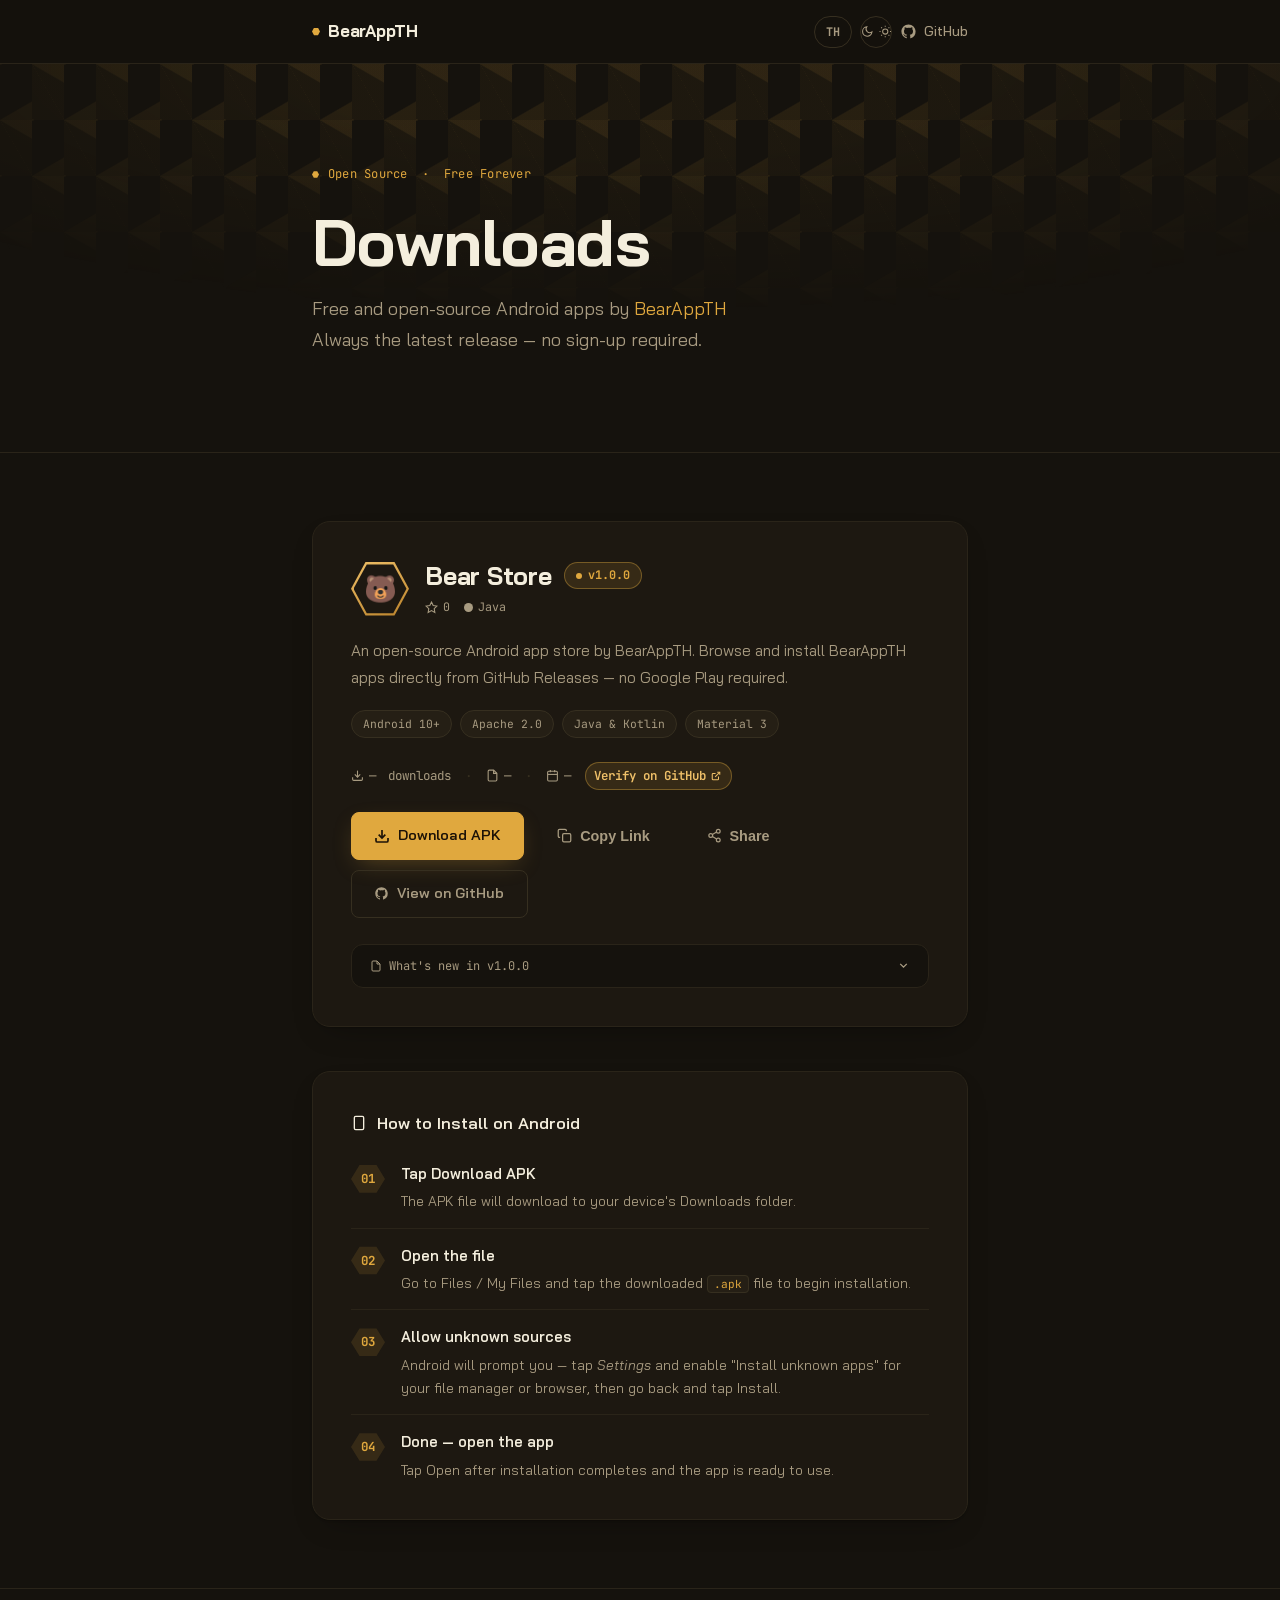
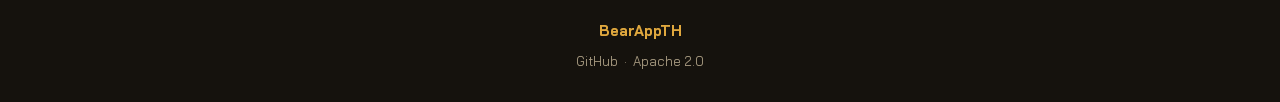
<file: index.html>
<!DOCTYPE html>
<html lang="en" data-theme="dark">
<head>
  <meta charset="UTF-8" />
  <meta name="viewport" content="width=device-width, initial-scale=1.0, viewport-fit=cover" />
  <title>BearAppTH · Downloads</title>
  <meta name="description" content="Free and open-source Android apps by BearAppTH. Download the latest releases." />
  <meta name="theme-color" content="#e0a83e" />
  <meta name="apple-mobile-web-app-capable" content="yes" />
  <meta name="apple-mobile-web-app-status-bar-style" content="black-translucent" />

  <link rel="icon" type="image/svg+xml" href="favicon.svg" />
  <link rel="apple-touch-icon" href="favicon.svg" />
  <link rel="manifest" href="manifest.json" />

  <meta property="og:title"        content="BearAppTH · Downloads" />
  <meta property="og:description"  content="Free and open-source Android apps by BearAppTH. Always the latest release." />
  <meta property="og:type"         content="website" />
  <meta property="og:url"          content="https://bearappth.github.io" />
  <meta property="og:image"        content="https://bearappth.github.io/og-image.svg" />
  <meta property="og:image:width"  content="1200" />
  <meta property="og:image:height" content="630" />
  <meta name="twitter:card"        content="summary_large_image" />
  <meta name="twitter:title"       content="BearAppTH · Downloads" />
  <meta name="twitter:description" content="Free and open-source Android apps by BearAppTH." />
  <meta name="twitter:image"       content="https://bearappth.github.io/og-image.svg" />

  <script type="application/ld+json">
  {
    "@context": "https://schema.org",
    "@type": "WebPage",
    "name": "BearAppTH · Downloads",
    "description": "Free and open-source Android apps by BearAppTH",
    "url": "https://bearappth.github.io",
    "mainEntity": {
      "@type": "SoftwareApplication",
      "name": "Bear Store",
      "operatingSystem": "Android 10+",
      "applicationCategory": "https://schema.org/UtilitiesApplication",
      "offers": { "@type": "Offer", "price": "0", "priceCurrency": "USD" },
      "downloadUrl": "https://github.com/BearAppTH/BearApp/releases/latest",
      "softwareVersion": "1.0.0",
      "license": "https://www.apache.org/licenses/LICENSE-2.0",
      "author": { "@type": "Person", "name": "BearAppTH", "url": "https://github.com/BearAppTH" }
    }
  }
  </script>

  <link rel="preconnect" href="https://fonts.googleapis.com" />
  <link rel="preconnect" href="https://fonts.gstatic.com" crossorigin />
  <link href="https://fonts.googleapis.com/css2?family=JetBrains+Mono:wght@400;700&family=Bai+Jamjuree:ital,wght@0,400;0,500;0,600;0,700;1,400&display=swap" rel="stylesheet" />
  <link rel="stylesheet" href="style.css?v=2" />
</head>
<body>

  <!-- ── HEADER ── -->
  <header class="site-header">
    <div class="container header-inner">
      <a href="/" class="logo"><span class="hex-dot" aria-hidden="true"></span>BearAppTH</a>
      <div class="header-actions">
        <button id="langToggle" class="header-btn" aria-label="Switch language">TH</button>
        <button id="themeToggle" class="header-btn icon-btn" aria-label="Toggle theme">
          <svg class="icon-moon" width="15" height="15" viewBox="0 0 24 24" fill="none" stroke="currentColor" stroke-width="2" aria-hidden="true"><path d="M21 12.79A9 9 0 1111.21 3 7 7 0 0021 12.79z"/></svg>
          <svg class="icon-sun" width="15" height="15" viewBox="0 0 24 24" fill="none" stroke="currentColor" stroke-width="2" aria-hidden="true" hidden><circle cx="12" cy="12" r="5"/><line x1="12" y1="1" x2="12" y2="3"/><line x1="12" y1="21" x2="12" y2="23"/><line x1="4.22" y1="4.22" x2="5.64" y2="5.64"/><line x1="18.36" y1="18.36" x2="19.78" y2="19.78"/><line x1="1" y1="12" x2="3" y2="12"/><line x1="21" y1="12" x2="23" y2="12"/><line x1="4.22" y1="19.78" x2="5.64" y2="18.36"/><line x1="18.36" y1="5.64" x2="19.78" y2="4.22"/></svg>
        </button>
        <a href="https://github.com/BearAppTH" target="_blank" rel="noopener noreferrer" class="header-gh-link">
          <svg width="17" height="17" viewBox="0 0 24 24" fill="currentColor" aria-hidden="true"><path d="M12 2C6.477 2 2 6.484 2 12.017c0 4.425 2.865 8.18 6.839 9.504.5.092.682-.217.682-.483 0-.237-.008-.868-.013-1.703-2.782.605-3.369-1.343-3.369-1.343-.454-1.158-1.11-1.466-1.11-1.466-.908-.62.069-.608.069-.608 1.003.07 1.531 1.032 1.531 1.032.892 1.53 2.341 1.088 2.91.832.092-.647.35-1.088.636-1.338-2.22-.253-4.555-1.113-4.555-4.951 0-1.093.39-1.988 1.029-2.688-.103-.253-.446-1.272.098-2.65 0 0 .84-.27 2.75 1.026A9.564 9.564 0 0112 6.844c.85.004 1.705.115 2.504.337 1.909-1.296 2.747-1.027 2.747-1.027.546 1.379.202 2.398.1 2.651.64.7 1.028 1.595 1.028 2.688 0 3.848-2.339 4.695-4.566 4.943.359.309.678.92.678 1.855 0 1.338-.012 2.419-.012 2.749 0 .268.18.58.688.482A10.019 10.019 0 0022 12.017C22 6.484 17.522 2 12 2z"/></svg>
          GitHub
        </a>
      </div>
    </div>
  </header>

  <!-- ── HERO ── -->
  <section class="hero">
    <div class="hero-bg"><div class="hero-comb"></div></div>
    <div class="container">
      <div class="hero-eyebrow">
        <span class="eyebrow-dot"></span>
        <span data-i18n="hero.eyebrow">Open Source &nbsp;·&nbsp; Free Forever</span>
      </div>
      <h1 class="hero-title" data-i18n="hero.title">Downloads</h1>
      <p class="hero-sub" data-i18n="hero.sub" data-i18n-html>
        Free and open-source Android apps by <span class="accent">BearAppTH</span><br />
        Always the latest release — no sign-up required.
      </p>
    </div>
  </section>

  <!-- ── PROJECTS ── -->
  <main class="projects-section">
    <div class="container">

      <!-- Bear Store -->
      <article class="project-card" id="bear-store"
               data-owner="BearAppTH" data-repo="BearApp">

        <div class="project-card-top">
          <div class="project-icon-wrap" aria-hidden="true">
            <span class="project-icon-hex"><span class="project-icon-emoji">🐻</span></span>
          </div>
          <div class="project-title-col">
            <div class="project-title-row">
              <h2 class="project-name">Bear Store</h2>
              <span class="version-badge">
                <span class="version-dot" aria-hidden="true"></span>
                <span class="js-version">v3.0.1</span>
              </span>
            </div>
            <div class="repo-stats" id="bear-store-repo-stats">
              <span class="repo-stat js-stars-stat" hidden>
                <svg width="13" height="13" viewBox="0 0 24 24" fill="none" stroke="currentColor" stroke-width="2" aria-hidden="true"><polygon points="12 2 15.09 8.26 22 9.27 17 14.14 18.18 21.02 12 17.77 5.82 21.02 7 14.14 2 9.27 8.91 8.26 12 2"/></svg>
                <span class="js-star-count">0</span>
              </span>
              <span class="repo-stat js-lang-stat" hidden>
                <span class="lang-dot js-lang-dot"></span>
                <span class="js-lang-text">Java</span>
              </span>
            </div>
          </div>
        </div>

        <p class="project-desc" data-i18n="bearstore.desc" data-i18n-html>
          An open-source Android app store by BearAppTH.
          Browse and install BearAppTH apps directly from GitHub Releases
          — no Google Play required.
        </p>

        <div class="project-tags">
          <span class="tag">Android 10+</span>
          <span class="tag">Apache 2.0</span>
          <span class="tag">Java &amp; Kotlin</span>
          <span class="tag">Material 3</span>
        </div>

        <!-- Download stats row -->
        <div class="dl-stats">
          <span class="dl-stat">
            <svg width="13" height="13" viewBox="0 0 24 24" fill="none" stroke="currentColor" stroke-width="2" aria-hidden="true"><path d="M21 15v4a2 2 0 01-2 2H5a2 2 0 01-2-2v-4"/><polyline points="7 10 12 15 17 10"/><line x1="12" y1="15" x2="12" y2="3"/></svg>
            <span class="js-dl-count">—</span>&thinsp;<span data-i18n="stat.downloads">downloads</span>
          </span>
          <span class="dl-stat-sep" aria-hidden="true">·</span>
          <span class="dl-stat">
            <svg width="13" height="13" viewBox="0 0 24 24" fill="none" stroke="currentColor" stroke-width="2" aria-hidden="true"><path d="M14 2H6a2 2 0 00-2 2v16a2 2 0 002 2h12a2 2 0 002-2V8z"/><polyline points="14 2 14 8 20 8"/></svg>
            <span class="js-file-size">—</span>
          </span>
          <span class="dl-stat-sep" aria-hidden="true">·</span>
          <span class="dl-stat js-release-date-stat" hidden>
            <svg width="13" height="13" viewBox="0 0 24 24" fill="none" stroke="currentColor" stroke-width="2" aria-hidden="true"><rect x="3" y="4" width="18" height="18" rx="2" ry="2"/><line x1="16" y1="2" x2="16" y2="6"/><line x1="8" y1="2" x2="8" y2="6"/><line x1="3" y1="10" x2="21" y2="10"/></svg>
            <span class="js-release-date">—</span>
          </span>
          <span class="dl-stat-sep js-release-date-sep" aria-hidden="true" hidden>·</span>
          <a href="https://github.com/BearAppTH/BearApp/releases/latest"
             class="dl-stat-verify js-verify-link"
             target="_blank" rel="noopener noreferrer">
            <span data-i18n="stat.verify">Verify on GitHub</span>
            <svg width="10" height="10" viewBox="0 0 24 24" fill="none" stroke="currentColor" stroke-width="2.5" aria-hidden="true"><path d="M18 13v6a2 2 0 01-2 2H5a2 2 0 01-2-2V8a2 2 0 012-2h6"/><polyline points="15 3 21 3 21 9"/><line x1="10" y1="14" x2="21" y2="3"/></svg>
          </a>
        </div>

        <!-- Action buttons -->
        <div class="project-actions">
          <a href="https://github.com/BearAppTH/BearApp/releases/latest"
             class="btn btn-download js-download-btn"
             aria-label="Download Bear Store APK">
            <svg width="16" height="16" viewBox="0 0 24 24" fill="none" stroke="currentColor" stroke-width="2.5" aria-hidden="true">
              <path d="M21 15v4a2 2 0 01-2 2H5a2 2 0 01-2-2v-4"/>
              <polyline points="7 10 12 15 17 10"/>
              <line x1="12" y1="15" x2="12" y2="3"/>
            </svg>
            <span data-i18n="btn.download">Download APK</span>
          </a>
          <button class="btn btn-ghost js-copy-btn" aria-label="Copy download link">
            <svg width="15" height="15" viewBox="0 0 24 24" fill="none" stroke="currentColor" stroke-width="2" aria-hidden="true"><rect x="9" y="9" width="13" height="13" rx="2" ry="2"/><path d="M5 15H4a2 2 0 01-2-2V4a2 2 0 012-2h9a2 2 0 012 2v1"/></svg>
            <span data-i18n="btn.copy">Copy Link</span>
          </button>
          <button class="btn btn-ghost js-share-btn" aria-label="Share" hidden>
            <svg width="15" height="15" viewBox="0 0 24 24" fill="none" stroke="currentColor" stroke-width="2" aria-hidden="true"><circle cx="18" cy="5" r="3"/><circle cx="6" cy="12" r="3"/><circle cx="18" cy="19" r="3"/><line x1="8.59" y1="13.51" x2="15.42" y2="17.49"/><line x1="15.41" y1="6.51" x2="8.59" y2="10.49"/></svg>
            <span data-i18n="btn.share">Share</span>
          </button>
          <a href="https://github.com/BearAppTH/BearApp"
             class="btn btn-outline"
             target="_blank" rel="noopener noreferrer">
            <svg width="15" height="15" viewBox="0 0 24 24" fill="currentColor" aria-hidden="true"><path d="M12 2C6.477 2 2 6.484 2 12.017c0 4.425 2.865 8.18 6.839 9.504.5.092.682-.217.682-.483 0-.237-.008-.868-.013-1.703-2.782.605-3.369-1.343-3.369-1.343-.454-1.158-1.11-1.466-1.11-1.466-.908-.62.069-.608.069-.608 1.003.07 1.531 1.032 1.531 1.032.892 1.53 2.341 1.088 2.91.832.092-.647.35-1.088.636-1.338-2.22-.253-4.555-1.113-4.555-4.951 0-1.093.39-1.988 1.029-2.688-.103-.253-.446-1.272.098-2.65 0 0 .84-.27 2.75 1.026A9.564 9.564 0 0112 6.844c.85.004 1.705.115 2.504.337 1.909-1.296 2.747-1.027 2.747-1.027.546 1.379.202 2.398.1 2.651.64.7 1.028 1.595 1.028 2.688 0 3.848-2.339 4.695-4.566 4.943.359.309.678.92.678 1.855 0 1.338-.012 2.419-.012 2.749 0 .268.18.58.688.482A10.019 10.019 0 0022 12.017C22 6.484 17.522 2 12 2z"/></svg>
            <span data-i18n="btn.github">View on GitHub</span>
          </a>
        </div>

        <!-- Release notes (collapsed by default) -->
        <div class="release-notes">
          <button class="release-notes-toggle" aria-expanded="false" aria-controls="bear-store-release-body">
            <svg width="12" height="12" viewBox="0 0 24 24" fill="none" stroke="currentColor" stroke-width="2" aria-hidden="true"><path d="M14 2H6a2 2 0 00-2 2v16a2 2 0 002 2h12a2 2 0 002-2V8z"/><polyline points="14 2 14 8 20 8"/></svg>
            <span data-i18n="notes.header">What's new in</span>
            <span class="js-version">v3.0.1</span>
            <svg class="release-notes-chevron" width="13" height="13" viewBox="0 0 24 24" fill="none" stroke="currentColor" stroke-width="2.5" aria-hidden="true"><polyline points="6 9 12 15 18 9"/></svg>
          </button>
          <div id="bear-store-release-body" hidden>
            <p class="release-notes-body js-release-notes">
              Visit the GitHub releases page to see the full release notes.
            </p>
            <a href="https://github.com/BearAppTH/BearApp/releases/latest"
               class="release-full-link js-release-link"
               target="_blank" rel="noopener noreferrer">
              <span data-i18n="notes.link">Full release notes</span>
              <svg width="11" height="11" viewBox="0 0 24 24" fill="none" stroke="currentColor" stroke-width="2.5" aria-hidden="true"><path d="M18 13v6a2 2 0 01-2 2H5a2 2 0 01-2-2V8a2 2 0 012-2h6"/><polyline points="15 3 21 3 21 9"/><line x1="10" y1="14" x2="21" y2="3"/></svg>
            </a>
          </div>
        </div>

        <!-- Release History (collapsed by default) -->
        <div class="history-section" id="history-section-bear-store">
          <div class="history-section-header">
            <button class="history-toggle" aria-expanded="false" aria-controls="bear-store-history-wrap">
              <svg width="14" height="14" viewBox="0 0 24 24" fill="none" stroke="currentColor" stroke-width="2" aria-hidden="true"><polyline points="12 8 12 12 14 14"/><circle cx="12" cy="12" r="10"/></svg>
              <span data-i18n="history.title">Release History</span>
              <svg class="history-toggle-chevron" width="14" height="14" viewBox="0 0 24 24" fill="none" stroke="currentColor" stroke-width="2.5" aria-hidden="true"><polyline points="6 9 12 15 18 9"/></svg>
            </button>
            <a href="https://github.com/BearAppTH/BearApp/releases"
               class="history-all-link"
               target="_blank" rel="noopener noreferrer">
              <span data-i18n="history.all">All releases →</span>
            </a>
          </div>
          <div id="bear-store-history-wrap" hidden>
            <div class="history-list" id="bear-store-history" aria-live="polite">
              <div class="history-loading">
                <div class="history-skeleton"></div>
                <div class="history-skeleton"></div>
                <div class="history-skeleton"></div>
              </div>
            </div>
          </div>
        </div>

      </article>

      <!-- ── INSTALL GUIDE ── -->
      <section class="install-guide">
        <h2 class="install-guide-title">
          <svg width="16" height="16" viewBox="0 0 24 24" fill="none" stroke="currentColor" stroke-width="2" aria-hidden="true"><rect x="5" y="2" width="14" height="20" rx="2" ry="2"/><line x1="12" y1="18" x2="12.01" y2="18"/></svg>
          <span data-i18n="install.title">How to Install on Android</span>
        </h2>
        <ol class="install-steps" role="list">
          <li class="install-step">
            <div class="install-step-num" aria-hidden="true">01</div>
            <div class="install-step-body">
              <strong data-i18n="install.s1.title">Tap Download APK</strong>
              <p data-i18n="install.s1.desc">The APK file will download to your device's Downloads folder.</p>
            </div>
          </li>
          <li class="install-step">
            <div class="install-step-num" aria-hidden="true">02</div>
            <div class="install-step-body">
              <strong data-i18n="install.s2.title">Open the file</strong>
              <p data-i18n="install.s2.desc" data-i18n-html>Go to Files / My Files and tap the downloaded <code>.apk</code> file to begin installation.</p>
            </div>
          </li>
          <li class="install-step">
            <div class="install-step-num" aria-hidden="true">03</div>
            <div class="install-step-body">
              <strong data-i18n="install.s3.title">Allow unknown sources</strong>
              <p data-i18n="install.s3.desc" data-i18n-html>Android will prompt you — tap <em>Settings</em> and enable "Install unknown apps" for your file manager or browser, then go back and tap Install.</p>
            </div>
          </li>
          <li class="install-step">
            <div class="install-step-num" aria-hidden="true">04</div>
            <div class="install-step-body">
              <strong data-i18n="install.s4.title">Done — open the app</strong>
              <p data-i18n="install.s4.desc">Tap Open after installation completes and the app is ready to use.</p>
            </div>
          </li>
        </ol>
      </section>

    </div>
  </main>

  <!-- ── FOOTER ── -->
  <footer class="site-footer">
    <div class="container footer-inner">
      <p class="footer-brand"><span class="accent">BearAppTH</span></p>
      <p class="footer-links">
        <a href="https://github.com/BearAppTH" target="_blank" rel="noopener noreferrer">GitHub</a>
        &nbsp;·&nbsp;
        <a href="https://github.com/BearAppTH/BearApp/blob/main/LICENSE" target="_blank" rel="noopener noreferrer">Apache 2.0</a>
      </p>
    </div>
  </footer>

  <script src="app.js"></script>
</body>
</html>
</file>
<file: style.css>
/* ═══════════════════════════════════════════════════════════════
   BearAppTH · Downloads
   Design: warm espresso + honey. A honeycomb signature ties the
   bear/honey brand together — hex icon frame, hex step markers,
   honeycomb hero field. Restrained single-accent palette.
   ═══════════════════════════════════════════════════════════════ */

/* ── Reset ── */
*, *::before, *::after { box-sizing: border-box; margin: 0; padding: 0; }

/* ── Design tokens ── */
:root {
  --bg:            #15120d;
  --bg-card:       #1d1811;
  --bg-elevated:   #251f15;
  --border:        #362f20;
  --border-soft:   #2a2419;
  --text:          #f4eedd;
  --muted:         #a89b81;
  --muted-dim:     #7d715c;

  --honey:         #e0a83e;
  --honey-light:   #f0c169;
  --honey-deep:    #b9812a;
  --honey-dim:     rgba(224, 168, 62, .13);
  --honey-border:  rgba(224, 168, 62, .38);
  --on-honey:      #1c1207;
  --link:          #f0c169;

  --radius:        18px;
  --r-sm:          12px;
  --r-xs:          8px;
  --mono:          'JetBrains Mono', ui-monospace, 'SFMono-Regular', monospace;
  --sans:          'Bai Jamjuree', 'IBM Plex Sans Thai', system-ui, -apple-system, sans-serif;
  --nav-h:         64px;
  --ease:          cubic-bezier(.4, 0, .2, 1);
  --dur:           180ms;
  --shadow-card:   0 1px 2px rgba(0,0,0,.2), 0 12px 32px -16px rgba(0,0,0,.45);
  --shadow-pop:    0 8px 24px -8px rgba(224,168,62,.35);
}

/* ── Light mode ── */
[data-theme="light"] {
  --bg:            #faf5e8;
  --bg-card:       #f2e8d0;
  --bg-elevated:   #eadfc0;
  --border:        #ddceaa;
  --border-soft:   #e5d8b8;
  --text:          #241d12;
  --muted:         #756a4f;
  --muted-dim:     #948968;

  --honey:         #b9812a;
  --honey-light:   #c99539;
  --honey-deep:    #8f6420;
  --honey-dim:     rgba(185, 129, 42, .1);
  --honey-border:  rgba(185, 129, 42, .32);
  --on-honey:      #fffaf0;
  --link:          #8f6420;
  --shadow-card:   0 1px 2px rgba(90,70,30,.06), 0 12px 28px -18px rgba(90,70,30,.28);
  --shadow-pop:    0 8px 20px -8px rgba(185,129,42,.3);
}
[data-theme="light"] .site-header { background: rgba(250, 245, 232, .88); }
[data-theme="light"] .hero-comb {
  --line: rgba(185,129,42,.10);
  --line-soft: rgba(185,129,42,.05);
}
[data-theme="light"] .project-icon-hex { box-shadow: 0 6px 18px -8px rgba(185,129,42,.4); }

/* ── Base ── */
html { scroll-behavior: smooth; }
body {
  background: var(--bg);
  color: var(--text);
  font-family: var(--sans);
  font-size: 1rem;
  line-height: 1.6;
  -webkit-font-smoothing: antialiased;
  min-height: 100vh;
  transition: background var(--dur) var(--ease), color var(--dur) var(--ease);
}

a { color: var(--link); text-decoration: none; }
@media (hover: hover) { a:hover { text-decoration: underline; } }
code {
  font-family: var(--mono);
  font-size: .82em;
  background: var(--bg-elevated);
  border: 1px solid var(--border);
  border-radius: 4px;
  padding: 1px 6px;
  color: var(--honey);
}

::selection { background: var(--honey-dim); color: var(--text); }

/* ── Container ── */
.container {
  width: min(100%, 720px);
  margin-inline: auto;
  padding-inline: clamp(18px, 5vw, 32px);
}

/* ── Motion ── */
@media (prefers-reduced-motion: no-preference) {
  @keyframes fadeUp {
    from { opacity: 0; transform: translateY(12px); }
    to   { opacity: 1; transform: translateY(0); }
  }
  @keyframes pulse {
    0%, 100% { opacity: 1; }
    50%      { opacity: .35; }
  }
  @keyframes shimmer {
    0%   { background-position: 200% 0; }
    100% { background-position: -200% 0; }
  }
  .hero-eyebrow  { animation: fadeUp .5s var(--ease) both; }
  .hero-title    { animation: fadeUp .5s .08s var(--ease) both; }
  .hero-sub      { animation: fadeUp .5s .16s var(--ease) both; }
  .project-card  { animation: fadeUp .55s .1s var(--ease) both; }
  .eyebrow-dot   { animation: pulse 2.2s infinite; }
  .version-dot   { animation: pulse 2.6s infinite; }
  .history-skeleton {
    background-size: 200% 100%;
    animation: shimmer 1.4s infinite;
  }
}
@media (prefers-reduced-motion: reduce) {
  *, *::before, *::after { transition-duration: .01ms !important; animation-duration: .01ms !important; }
}

/* ── Focus states (keyboard) ── */
a:focus-visible, button:focus-visible {
  outline: 2px solid var(--honey);
  outline-offset: 2px;
  border-radius: 4px;
}

/* ── Honeycomb field (signature background texture) ── */
.hero-comb {
  --line: rgba(224,168,62,.09);
  --line-soft: rgba(224,168,62,.045);
  position: absolute;
  inset: 0;
  background-image:
    linear-gradient(30deg,  var(--line) 1px, transparent 1.5px, transparent 87%, var(--line) 88%, var(--line)),
    linear-gradient(150deg, var(--line) 1px, transparent 1.5px, transparent 87%, var(--line) 88%, var(--line)),
    linear-gradient(30deg,  var(--line) 1px, transparent 1.5px, transparent 87%, var(--line) 88%, var(--line)),
    linear-gradient(150deg, var(--line) 1px, transparent 1.5px, transparent 87%, var(--line) 88%, var(--line)),
    linear-gradient(60deg,  var(--line-soft) 25%, transparent 25.5%, transparent 75%, var(--line-soft) 75%, var(--line-soft)),
    linear-gradient(60deg,  var(--line-soft) 25%, transparent 25.5%, transparent 75%, var(--line-soft) 75%, var(--line-soft));
  background-size: 64px 112px;
  background-position: 0 0, 0 0, 32px 56px, 32px 56px, 0 0, 32px 56px;
  mask-image: radial-gradient(ellipse 75% 65% at 50% 0%, black 35%, transparent 100%);
  -webkit-mask-image: radial-gradient(ellipse 75% 65% at 50% 0%, black 35%, transparent 100%);
}

/* Small hex glyph used as a bullet / marker */
.hex-dot {
  width: 8px; height: 8px; flex-shrink: 0;
  background: var(--honey);
  clip-path: polygon(25% 4%, 75% 4%, 100% 50%, 75% 96%, 25% 96%, 0% 50%);
}

/* ── Header ── */
.site-header {
  position: sticky;
  top: 0;
  z-index: 100;
  height: var(--nav-h);
  background: rgba(21, 18, 13, .82);
  backdrop-filter: blur(14px);
  -webkit-backdrop-filter: blur(14px);
  border-bottom: 1px solid var(--border-soft);
}
.header-inner {
  height: 100%;
  display: flex;
  align-items: center;
  justify-content: space-between;
}
.logo {
  display: inline-flex;
  align-items: center;
  gap: 8px;
  font-weight: 700;
  font-size: clamp(.95rem, 2.5vw, 1.05rem);
  color: var(--text);
  letter-spacing: -.01em;
  text-decoration: none;
}
@media (hover: hover) { .logo:hover { color: var(--honey); text-decoration: none; } }

.header-actions {
  display: flex;
  align-items: center;
  gap: 8px;
}

.header-btn {
  display: inline-flex;
  align-items: center;
  justify-content: center;
  gap: 5px;
  padding: 4px 11px;
  min-height: 32px;
  background: none;
  border: 1px solid var(--border);
  border-radius: 999px;
  color: var(--muted);
  font-family: var(--mono);
  font-size: .74rem;
  font-weight: 700;
  cursor: pointer;
  transition: color var(--dur) var(--ease), border-color var(--dur) var(--ease), background var(--dur) var(--ease);
  -webkit-tap-highlight-color: transparent;
}
@media (hover: hover) {
  .header-btn:hover { color: var(--text); border-color: var(--honey-border); background: var(--honey-dim); }
}
.icon-btn { width: 32px; padding: 0; }

.header-gh-link {
  display: inline-flex;
  align-items: center;
  gap: 7px;
  color: var(--muted);
  font-size: .875rem;
  font-weight: 500;
  transition: color var(--dur) var(--ease);
  text-decoration: none;
}
@media (hover: hover) { .header-gh-link:hover { color: var(--honey); text-decoration: none; } }

/* ── Hero ── */
.hero {
  position: relative;
  overflow: hidden;
  padding-block: clamp(60px, 11vw, 96px);
  border-bottom: 1px solid var(--border-soft);
}
.hero-bg { position: absolute; inset: 0; pointer-events: none; }
.hero .container { position: relative; z-index: 1; }

.hero-eyebrow {
  display: inline-flex;
  align-items: center;
  gap: 9px;
  font-family: var(--mono);
  font-size: .76rem;
  color: var(--honey);
  letter-spacing: .02em;
  margin-bottom: 22px;
}
.eyebrow-dot {
  width: 7px; height: 7px; flex-shrink: 0;
  background: var(--honey);
  clip-path: polygon(25% 4%, 75% 4%, 100% 50%, 75% 96%, 25% 96%, 0% 50%);
}
.hero-title {
  font-size: clamp(2.5rem, 8vw, 4.1rem);
  font-weight: 700;
  letter-spacing: -.01em;
  line-height: 1.08;
  margin-bottom: 16px;
}
.accent { color: var(--honey); }
.hero-sub {
  font-size: clamp(.98rem, 2.4vw, 1.12rem);
  color: var(--muted);
  line-height: 1.75;
  max-width: 480px;
  font-weight: 400;
}

/* ── Projects section ── */
.projects-section { padding-block: clamp(36px, 7vw, 68px); }

/* ── Project card ── */
.project-card + .project-card { margin-top: clamp(20px, 4vw, 28px); }
.project-card {
  background: var(--bg-card);
  border: 1px solid var(--border-soft);
  border-radius: var(--radius);
  box-shadow: var(--shadow-card);
  padding: clamp(24px, 4.5vw, 38px);
  transition: border-color var(--dur) var(--ease), box-shadow var(--dur) var(--ease);
}
@media (hover: hover) {
  .project-card:hover { border-color: var(--honey-border); }
}

.project-card-top {
  display: flex;
  align-items: center;
  gap: 16px;
  margin-bottom: 20px;
}

/* Hexagon icon frame — signature element */
.project-icon-wrap { flex-shrink: 0; }
.project-icon-hex {
  position: relative;
  display: grid;
  place-items: center;
  width: 58px;
  height: 58px;
  background: linear-gradient(155deg, var(--honey-light), var(--honey-deep));
  clip-path: polygon(25% 4%, 75% 4%, 100% 50%, 75% 96%, 25% 96%, 0% 50%);
  box-shadow: var(--shadow-pop);
}
.project-icon-hex::after {
  content: "";
  position: absolute;
  inset: 2.5px;
  background: var(--bg-card);
  clip-path: polygon(25% 4%, 75% 4%, 100% 50%, 75% 96%, 25% 96%, 0% 50%);
}
.project-icon-emoji {
  position: relative;
  z-index: 1;
  font-size: 1.65rem;
  line-height: 1;
}

.project-title-col { flex: 1; min-width: 0; }
.project-title-row {
  display: flex;
  align-items: center;
  gap: 12px;
  flex-wrap: wrap;
}
.project-name {
  font-size: clamp(1.28rem, 4vw, 1.55rem);
  font-weight: 700;
  letter-spacing: -.01em;
  line-height: 1.2;
}

/* ── Repo stats (stars + language) ── */
.repo-stats {
  display: flex;
  align-items: center;
  gap: 14px;
  margin-top: 7px;
  flex-wrap: wrap;
}
.repo-stat {
  display: inline-flex;
  align-items: center;
  gap: 5px;
  font-family: var(--mono);
  font-size: .73rem;
  color: var(--muted);
}
.lang-dot { width: 9px; height: 9px; border-radius: 50%; background: var(--muted); flex-shrink: 0; }

/* ── Version badge ── */
.version-badge {
  display: inline-flex;
  align-items: center;
  gap: 6px;
  padding: 3px 11px;
  background: var(--honey-dim);
  border: 1px solid var(--honey-border);
  border-radius: 999px;
  font-family: var(--mono);
  font-size: .74rem;
  font-weight: 700;
  color: var(--honey);
}
.version-dot { width: 6px; height: 6px; border-radius: 50%; background: var(--honey); }

/* ── Description ── */
.project-desc {
  color: var(--muted);
  font-size: .96rem;
  line-height: 1.75;
  margin-bottom: 18px;
}

/* ── Tags ── */
.project-tags { display: flex; flex-wrap: wrap; gap: 8px; margin-bottom: 24px; }
.tag {
  display: inline-block;
  padding: 4px 11px;
  background: var(--bg-elevated);
  border: 1px solid var(--border);
  border-radius: 999px;
  font-family: var(--mono);
  font-size: .71rem;
  color: var(--muted);
}

/* ── Download stats row ── */
.dl-stats {
  display: flex;
  align-items: center;
  flex-wrap: wrap;
  gap: 6px 14px;
  margin-bottom: 22px;
  font-size: .78rem;
  color: var(--muted);
  font-family: var(--mono);
}
.dl-stat { display: inline-flex; align-items: center; gap: 5px; }
.dl-stat-sep { color: var(--border); }
.dl-stat-verify {
  display: inline-flex;
  align-items: center;
  gap: 5px;
  padding: 3px 10px 3px 8px;
  background: var(--honey-dim);
  border: 1px solid var(--honey-border);
  border-radius: 999px;
  color: var(--honey-deep);
  font-weight: 600;
  text-decoration: none;
}
[data-theme="dark"] .dl-stat-verify { color: var(--honey-light); }
@media (hover: hover) { .dl-stat-verify:hover { text-decoration: none; border-color: var(--honey); } }

/* ── Buttons ── */
.btn {
  display: inline-flex;
  align-items: center;
  gap: 8px;
  padding: .72rem 1.4rem;
  border-radius: var(--r-xs);
  font-size: .9rem;
  font-weight: 600;
  text-decoration: none;
  border: 1.5px solid transparent;
  cursor: pointer;
  min-height: 46px;
  transition: all var(--dur) var(--ease);
  white-space: nowrap;
  -webkit-tap-highlight-color: transparent;
}
.btn-download {
  background: var(--honey);
  color: var(--on-honey);
  border-color: var(--honey);
  box-shadow: var(--shadow-pop);
}
@media (hover: hover) {
  .btn-download:hover {
    background: var(--honey-light);
    border-color: var(--honey-light);
    text-decoration: none;
    transform: translateY(-1px);
    box-shadow: 0 10px 26px -8px rgba(224,168,62,.5);
  }
}
.btn-download:active { transform: translateY(0); }

.btn-outline {
  background: transparent;
  color: var(--muted);
  border-color: var(--border);
}
@media (hover: hover) {
  .btn-outline:hover { color: var(--text); border-color: var(--muted-dim); text-decoration: none; }
}

.btn-ghost {
  background: transparent;
  color: var(--muted);
  border-color: transparent;
}
@media (hover: hover) {
  .btn-ghost:hover { color: var(--text); background: var(--bg-elevated); border-color: var(--border); text-decoration: none; }
}
.btn-ghost:disabled { opacity: .6; cursor: default; }

.project-actions { display: flex; gap: 10px; flex-wrap: wrap; margin-bottom: 26px; }

/* ── Release notes ── */
.release-notes {
  background: var(--bg);
  border: 1px solid var(--border-soft);
  border-radius: var(--r-sm);
  overflow: hidden;
}
.release-notes-toggle {
  display: flex;
  align-items: center;
  gap: 7px;
  width: 100%;
  background: none;
  border: none;
  font-family: var(--mono);
  font-size: .75rem;
  color: var(--muted);
  cursor: pointer;
  padding: 13px 18px;
  text-align: left;
  -webkit-tap-highlight-color: transparent;
  transition: color var(--dur) var(--ease);
}
@media (hover: hover) { .release-notes-toggle:hover { color: var(--text); } }
.release-notes-chevron { margin-left: auto; flex-shrink: 0; transition: transform var(--dur) var(--ease); }
.release-notes-toggle[aria-expanded="true"] .release-notes-chevron { transform: rotate(180deg); }
.release-notes > div[id$="-release-body"] { padding: 0 18px 14px; border-top: 1px solid var(--border-soft); }
.release-notes-body { font-size: .85rem; color: var(--muted); line-height: 1.75; margin: 12px 0; white-space: pre-wrap; }
.release-full-link { display: inline-flex; align-items: center; gap: 5px; font-family: var(--mono); font-size: .72rem; }
@media (hover: hover) { .release-full-link:hover { text-decoration: underline; } }

/* ── Footer ── */
.site-footer { border-top: 1px solid var(--border-soft); padding-block: 30px; }
.footer-inner { display: flex; flex-direction: column; align-items: center; gap: 9px; text-align: center; }
.footer-brand { font-weight: 700; font-size: .92rem; }
.footer-links { font-size: .8rem; color: var(--muted); }
.footer-links a { color: var(--muted); }
@media (hover: hover) { .footer-links a:hover { color: var(--honey); text-decoration: none; } }

/* ── Installation guide ── */
.install-guide {
  margin-top: clamp(28px, 5vw, 44px);
  padding: clamp(24px, 4.5vw, 38px);
  background: var(--bg-card);
  border: 1px solid var(--border-soft);
  border-radius: var(--radius);
  box-shadow: var(--shadow-card);
}
.install-guide-title {
  display: flex;
  align-items: center;
  gap: 10px;
  font-size: 1.02rem;
  font-weight: 600;
  margin-bottom: 26px;
  color: var(--text);
}
.install-steps { list-style: none; display: flex; flex-direction: column; gap: 0; }
.install-step {
  display: flex;
  gap: 16px;
  align-items: flex-start;
  padding: 15px 0;
  border-bottom: 1px solid var(--border-soft);
}
.install-step:last-child { border-bottom: none; padding-bottom: 0; }
.install-step:first-child { padding-top: 0; }

/* Hexagon step marker — ties to the honeycomb signature */
.install-step-num {
  position: relative;
  display: grid;
  place-items: center;
  width: 34px;
  height: 30px;
  flex-shrink: 0;
  margin-top: 2px;
  background: var(--honey-dim);
  clip-path: polygon(25% 4%, 75% 4%, 100% 50%, 75% 96%, 25% 96%, 0% 50%);
  font-family: var(--mono);
  font-size: .78rem;
  font-weight: 700;
  color: var(--honey);
}
.install-step-body strong { display: block; font-size: .92rem; font-weight: 600; color: var(--text); margin-bottom: 4px; }
.install-step-body p { font-size: .85rem; color: var(--muted); line-height: 1.7; }

/* ── Release history (inside project card) ── */
.history-section { margin-top: 22px; border-top: 1px solid var(--border-soft); }
.history-section-header { display: flex; align-items: center; justify-content: space-between; gap: 8px; }
.history-toggle {
  display: inline-flex;
  align-items: center;
  gap: 7px;
  background: none;
  border: none;
  color: var(--text);
  font-family: var(--sans);
  font-size: .92rem;
  font-weight: 600;
  cursor: pointer;
  padding: 15px 0;
  flex: 1;
  min-width: 0;
  text-align: left;
  -webkit-tap-highlight-color: transparent;
  transition: color var(--dur) var(--ease);
}
@media (hover: hover) { .history-toggle:hover { color: var(--honey); } }
.history-toggle-chevron { color: var(--muted); flex-shrink: 0; transition: transform var(--dur) var(--ease); }
.history-toggle[aria-expanded="true"] .history-toggle-chevron { transform: rotate(180deg); }
.history-all-link { font-size: .78rem; font-family: var(--mono); white-space: nowrap; flex-shrink: 0; }
@media (hover: hover) { .history-all-link:hover { text-decoration: underline; } }
div[id$="-history-wrap"] { padding-bottom: 4px; }

.history-list {
  background: var(--bg);
  border: 1px solid var(--border-soft);
  border-radius: var(--r-sm);
  overflow: hidden;
}
.history-entry { border-bottom: 1px solid var(--border-soft); }
.history-entry:last-child { border-bottom: none; }

.history-item {
  display: flex;
  align-items: center;
  gap: 14px;
  padding: 13px 16px;
  cursor: pointer;
  user-select: none;
  -webkit-tap-highlight-color: transparent;
}
@media (hover: hover) { .history-item:hover { background: var(--bg-elevated); } }

.history-chevron { margin-left: auto; flex-shrink: 0; color: var(--muted); transition: transform var(--dur) var(--ease); }
.history-item[aria-expanded="true"] .history-chevron { transform: rotate(180deg); }
.history-notes { padding: 4px 16px 14px; background: var(--bg-card); }
.history-notes-text { font-size: .82rem; color: var(--muted); line-height: 1.75; white-space: pre-wrap; margin-bottom: 10px; }
.history-gh-link { font-size: .73rem; font-family: var(--mono); }
@media (hover: hover) { .history-gh-link:hover { text-decoration: underline; } }
.history-tag { display: flex; align-items: center; gap: 7px; flex-shrink: 0; }
.history-latest-chip {
  font-family: var(--mono);
  font-size: .64rem;
  font-weight: 700;
  text-transform: uppercase;
  letter-spacing: .04em;
  padding: 2px 7px;
  background: var(--honey-dim);
  border: 1px solid var(--honey-border);
  border-radius: 999px;
  color: var(--honey);
}
.history-version { font-family: var(--mono); font-size: .82rem; font-weight: 700; color: var(--text); min-width: 52px; }
.history-meta { flex: 1; min-width: 0; display: flex; flex-direction: column; gap: 2px; }
.history-title { font-size: .85rem; color: var(--text); white-space: nowrap; overflow: hidden; text-overflow: ellipsis; }
.history-date { font-family: var(--mono); font-size: .72rem; color: var(--muted); }
.history-link { display: inline-flex; align-items: center; gap: 4px; font-family: var(--mono); font-size: .72rem; flex-shrink: 0; text-decoration: none; }
@media (hover: hover) { .history-link:hover { text-decoration: underline; } }

/* Loading skeletons */
.history-loading { padding: 8px 0; }
.history-skeleton {
  height: 48px;
  background: linear-gradient(90deg, var(--bg-elevated) 25%, var(--border-soft) 50%, var(--bg-elevated) 75%);
  border-bottom: 1px solid var(--border-soft);
}
.history-skeleton:last-child { border-bottom: none; }

@media (max-width: 480px) {
  .history-item { flex-wrap: wrap; gap: 8px; }
  .history-meta { order: 3; flex-basis: 100%; }
}
</file>
